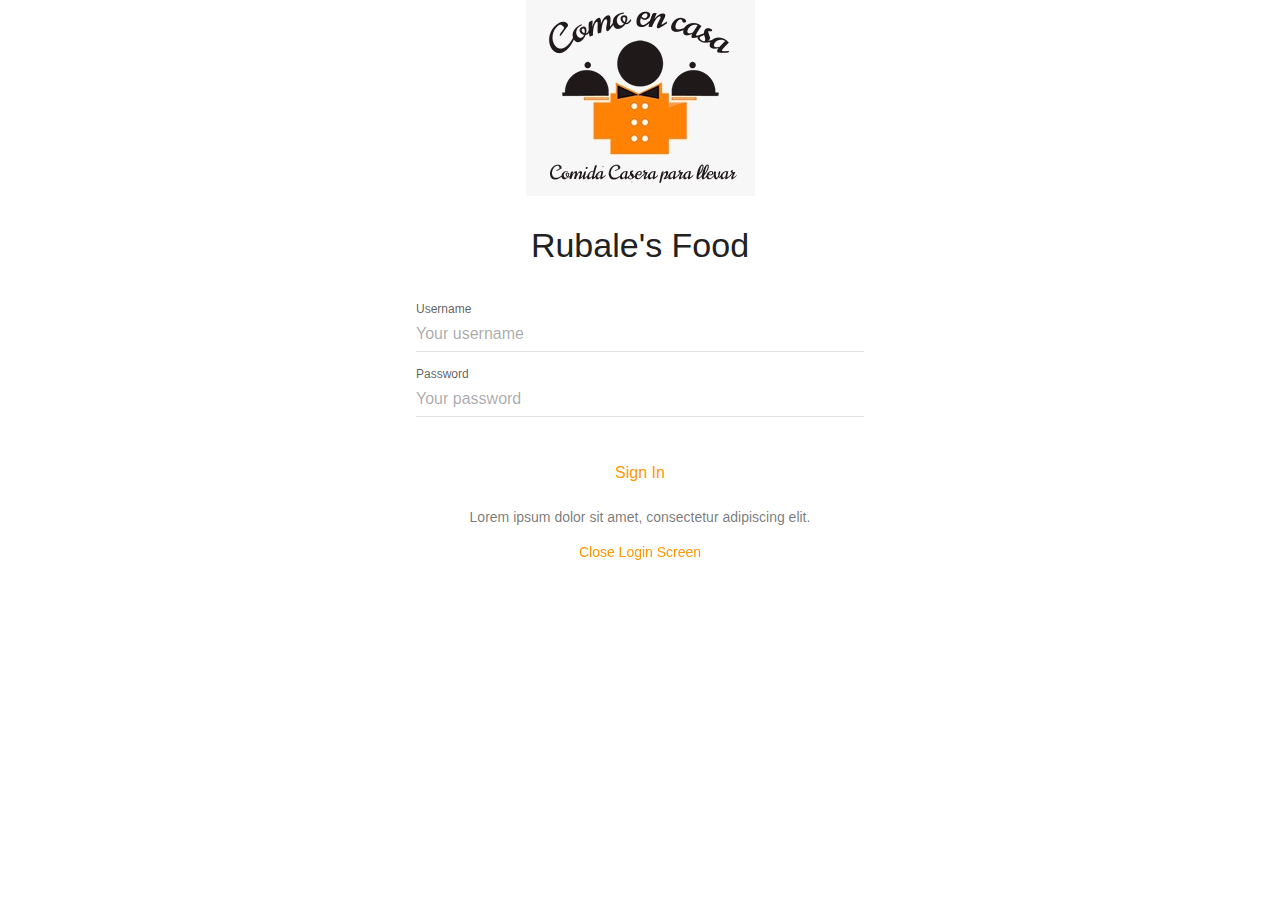
<file: index.html>
<!doctype html>
<html>
<head>
<meta charset="utf-8">
<meta name="viewport" content="width=device-width, initial-scale=1, shrink-to-fit=no">
<title>framework7</title>
<link href="css/framework7.min.css" rel="stylesheet">
<link href="css/f7-icons.css" rel="stylesheet">
<link href="css/material-icons.css" rel="stylesheet">
<link href="css/style.css" rel="stylesheet">
</head>

<body class="color-theme-orange">
	 <div id="app">
      <!-- Statusbar overlay -->
      <div class="statusbar"></div>
		 
	
		 <section class="panel panel-left panel-cover">
			 
			 <div class="block bg-blue-menu">
				 <i class="circle-menu">RF</i>
		 	<h2 class="block-title">Rubale's Food</h2>
				 
			</div>
			 
			 <div class="list media-list">
			 	<ul>
				 	<li>
						<a href="/home/" class="item-link item-content panel-close">
							<div class="item-media">
								<i class="material-icons">home</i>
							</div>
							<div class="item-inner">
								Home
							</div>
						</a>
					
					</li>
					
					<li>
						<a href="/listas/" class="item-link item-content panel-close">
							<div class="item-media">
								<i class="material-icons">check_circle</i>
							</div>
							<div class="item-inner">
								Chefs
							</div>
						</a>
					
					</li>
					
					<li>
						<a href="/card/" class="item-link item-content panel-close">
							<div class="item-media">
								<i class="material-icons">wallpaper</i>
							</div>
							<div class="item-inner">
								Platillos
							</div>
						</a>
					
					</li>
					<li>
						<a href="/accordion/" class="item-link item-content panel-close">
							<div class="item-media">
								<i class="material-icons">verified_user</i>
							</div>
							<div class="item-inner">
								Platillos
							</div>
						</a>
					
					</li>
					<li>
						<a href="#" class="item-link item-content panel-close">
							<div class="item-media">
								<i class="material-icons">visibility</i>
							</div>
							<div class="item-inner">
								Favorites
							</div>
						</a>
					
					</li>
					
					<li>
						<a href="#" class="item-link item-content panel-close">
							<div class="item-media">
								<i class="material-icons">settings_applications</i>
							</div>
							<div class="item-inner">
								Settings
							</div>
						</a>
					
					</li>
					
					<li>
						<a href="#" class="item-link item-content panel-close">
							<div class="item-media">
								<i class="material-icons">trending_flat</i>
							</div>
							<div class="item-inner">
								Log Out
							</div>
						</a>
					
					</li>
					
				 </ul>
			 </div>
			 
		 </section>

      <!-- Your main view, should have "view-main" class -->
      <div class="view view-main view-init">
        <!-- Initial Page, "data-name" contains page name -->
        <section data-name="home" class="page">

          <!-- Top Navbar -->
          <nav class="navbar">
            <div class="navbar-inner">
				<div class="left">
					<a class="link panel-open" data-panel="left"><i class="material-icons">
menu
</i></a>
				</div>
              <div class="title">Diseño Web</div>
            </div>
          </nav>
			

          <!-- Scrollable page content -->
          <div class="page-content">
			  
			  			<div class="swiper-container swiper-init" data-pagination='{"el": ".swiper-pagination"}' data-space-between="0" data-slides-per-view="0">
    <!-- Slides wrapper -->
    <div class="swiper-wrapper">
        <!-- Slides -->
        <div class="swiper-slide">
			<img src="img/WhatsApp Image 2019-09-17 at 17.16.59.jpeg" alt="hamburguesa" width="400" class="img-fluid">
		</div>
        <div class="swiper-slide">
			<img src="img/WhatsApp Image 2019-09-17 at 17.15.15.jpeg" alt="hamburguesa" width="400" class="img-fluid">
		</div>
        <div class="swiper-slide">
			<img src="img/WhatsApp Image 2019-09-17 at 17.33.40.jpeg" alt="hamburguesa" width="400" class="img-fluid">
		</div>
        
    </div>
    <!-- Pagination, if required -->
    <div class="swiper-pagination"></div>
</div>
            
			  <h2 class="block-title"> <b>Welcome to Rubale's Food App !</b></h2>
			  <div class="block block-strong">
				  <p>Somos una app que te brinda la información 
				<br>de nuestros deliciosos platillos, <br>
				  para que puedas informarte más sobre <br>
				  nosotros y nos visites cuando quieras.</p>
				  
				  <div class="block">
					  <div class="row">
						  <button class="col button button-fill button-round">Continuar</button>
					  </div>
				  </div>
				  
				  <div class="row">
					  <article class="col">
						  
					  </article>
					  <article class="col text-align-right text-color-orange">
						  
					  </article>
				  </div>
			  </div>
			  
			  <a href="/listas/" class="link">Chefs</a>
			  
			  <h2 class="block-title">Popup</h2>
			  <article class="block">
			  	<a href="#" class="link popup-open" data-popup=".popup-1">Ver Popup</a>
			  </article>
			  
          </div> <!-- /page-content -->
			
		<!-- Los popups van después de /page-content -->
			
			
<div class="card card-expandable">
  <div class="card-content">
    <div class="bg-color-yellow" style="height: 300px">
      <div class="card-header text-color-black display-block">
        Fundadores
        <br>
        <small style="opacity: 0.7">Alejandra Martínez y Rubén Elvir</small>
      </div>
      <a href="#" class="link card-close card-opened-fade-in color-black" style="position: absolute; right: 15px; top: 15px">
        <i class="icon f7-icons">close_round_fill</i>
      </a>
    </div>
    <div class="card-content-padding">
      <p>Alejandra y Rubén se conocieron estudiando Comunicación Auiovisual y Publicitaria juntos en la Universidad Tecnológica Centroamericana UNITEC. Al graduarse decidieron juntar sus conocimientos sobre creación y crecimiento de marcas para fundar Rubale's Food.</p>
      ...
    </div>
  </div>
</div>
			
			
			
			
			
			
			<article class="popup popup-1">
				<div class="block">
					<img src="img/ruba.jpeg" width="50">
					<img src="img/ing.jpg" width="50">
					<div class="card card-expandable">
  <div class="card-content">
    <div class="bg-color-yellow" style="height: 300px">
      <div class="card-header text-color-black display-block">
Fundadores<br>
        <small style="opacity: 0.7">Alejandra Martínez y Rubén Elvir</small>
      </div>
      <a href="#" class="link card-close card-opened-fade-in color-black" style="position: absolute; right: 15px; top: 15px">
        <i class="icon f7-icons"></i>
      </a>
    </div>
    <div class="card-content-padding">
      <p>Alejandra y Rubén se conocieron estudiando Comunicación Auiovisual y Publicitaria juntos en la Universidad Tecnológica Centroamericana UNITEC. Al graduarse decidieron juntar sus conocimientos sobre creación y crecimiento de marcas para fundar Rubale's Food.</p>
		<a href="#" class="link popup-close">Cerrar</a>
      ...
    </div>
  </div>
</div>
					
					
					
					
					
					<a href="#" class="link popup-close">Cerrar</a>
					
				</div>
					
					
				</div>
			</article>
			
			  <article class="login-screen modal-in">
				<div class="view">
				  <div class="page">
					<div class="page-content login-screen-content">
						<div class="row"> 
							<article class="col-md-4 col-sm-4 col-xs-4">
							</article>
							<article class="col-md-4 col-sm-4 col-xs-4">
								<img src="img/WhatsApp Image 2019-09-17 at 17.15.15.jpeg" alt="logo" class="img-fluid"> 
							</article>
						<article class="col-md-4 col-sm-4 col-xs-4">
							</article>
							</div>
						
					  <div class="login-screen-title">Rubale's Food</div>
					  <form>
						<div class="list">
						  <ul>
							<li class="item-content item-input">
							  <div class="item-inner">
								<div class="item-title item-label">Username</div>
								<div class="item-input-wrap">
								  <input type="text" name="username" placeholder="Your username">
								</div>
							  </div>
							</li>
							<li class="item-content item-input">
							  <div class="item-inner">
								<div class="item-title item-label">Password</div>
								<div class="item-input-wrap">
								  <input type="password" name="password" placeholder="Your password">
								</div>
							  </div>
							</li>
						  </ul>
						</div>
						<div class="list">
						  <ul>
							<li><a class="item-link list-button login-screen-close" href="#">Sign In</a></li>
						  </ul>
						  <div class="block-footer">
							<p>Lorem ipsum dolor sit amet, consectetur adipiscing elit.</p>
							<p><a class="link login-screen-close login-screen-close" href="#">Close Login Screen</a></p>
						  </div>
						</div>
					  </form>
					</div>
				  </div>
				</div>
  </article>
 
			
        </section>
      </div>
    </div>
	
	
	<script src="js/framework7.min.js"></script>
	<script src="js/my-app.js"></script>
</body>
</html>
</file>
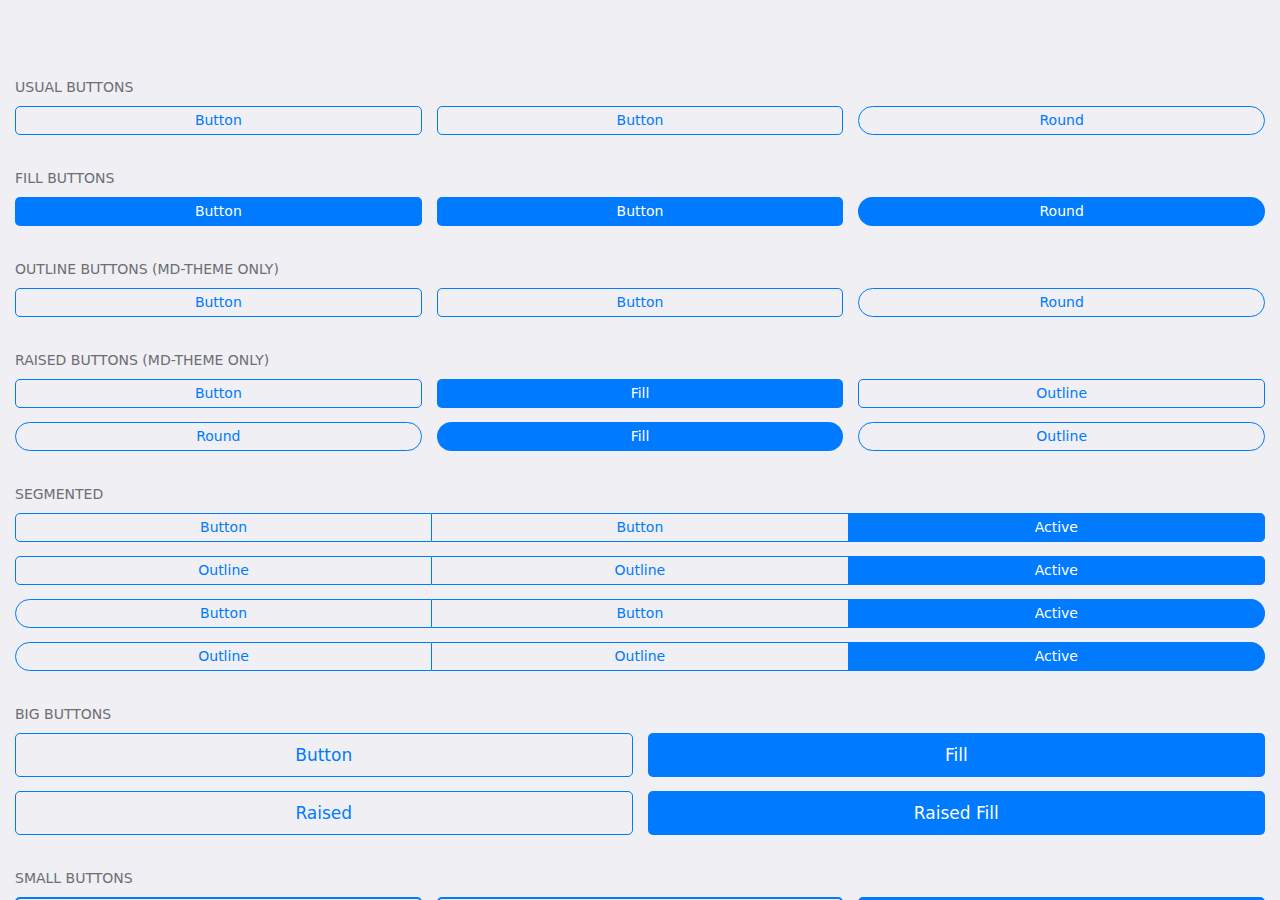
<file: Button _ Framework7 Documentation_files/button.html>
<!DOCTYPE html>
<!-- saved from url=(0052)https://v3.framework7.io/docs-demos/core/button.html -->
<html class="ios device-pixel-ratio-1 device-desktop device-windows support-position-sticky"><head><meta http-equiv="Content-Type" content="text/html; charset=UTF-8">

<meta name="viewport" content="width=device-width, initial-scale=1, maximum-scale=1, minimum-scale=1, user-scalable=no, minimal-ui, viewport-fit=cover">
<meta name="apple-mobile-web-app-capable" content="yes">
<meta name="apple-mobile-web-app-status-bar-style" content="black">
<title>My App</title>
<link rel="stylesheet" href="./framework7.min.css">
</head>
<body>
<div id="app" class="framework7-root">
<div class="view view-main view-init"><div class="navbar"><div class="navbar-inner">
<div class="left"></div>
<div class="title" style="left: 0px;">Buttons</div>
<div class="right"></div>
</div></div>
<div class="page page-current">

<div class="page-content"><div class="block-title">Usual Buttons</div>
<div class="block">
<div class="row">
<button class="button col">Button</button>
<button class="button col">Button</button>
<button class="button col button-round">Round</button>
</div>
</div>
<div class="block-title">Fill Buttons</div>
<div class="block">
<div class="row">
<button class="col button button-fill">Button</button>
<button class="col button button-fill">Button</button>
<button class="col button button-fill button-round">Round</button>
</div>
</div>
<div class="block-title">Outline Buttons (MD-theme only)</div>
<div class="block">
<div class="row">
<button class="col button button-outline">Button</button>
<button class="col button button-outline">Button</button>
<button class="col button button-outline button-round">Round</button>
</div>
</div>
<div class="block-title">Raised Buttons (MD-theme only)</div>
<div class="block">
<p class="row">
<button class="col button button-raised">Button</button>
<button class="col button button-raised button-fill">Fill</button>
<button class="col button button-outline button-raised">Outline</button>
</p>
<p class="row">
<button class="col button button-raised button-round">Round</button>
<button class="col button button-raised button-fill button-round">Fill</button>
<button class="col button button-outline button-round button-raised">Outline</button>
</p>
</div>
<div class="block-title">Segmented</div>
<div class="block">
<p class="segmented segmented-raised">
<button class="button">Button</button>
<button class="button">Button</button>
<button class="button button-active">Active</button>
</p>
<p class="segmented">
<button class="button button-outline">Outline</button>
<button class="button button-outline">Outline</button>
<button class="button button-outline button-active">Active</button>
</p>
<p class="segmented segmented-raised segmented-round">
<button class="button button-round">Button</button>
<button class="button button-round">Button</button>
<button class="button button-round button-active">Active</button>
</p>
<p class="segmented segmented-round">
<button class="button button-round button-outline">Outline</button>
<button class="button button-round button-outline">Outline</button>
<button class="button button-round button-outline button-active">Active</button>
</p>
</div>
<div class="block-title">Big Buttons</div>
<div class="block">
<p class="row">
<button class="col button button-big">Button</button>
<button class="col button button-big button-fill">Fill</button>
</p>
<p class="row">
<button class="col button button-big button-raised">Raised</button>
<button class="col button button-big button-raised button-fill">Raised Fill</button>
</p>
</div>
<div class="block-title">Small Buttons</div>
<div class="block">
<p class="row">
<button class="col button button-small">Button</button>
<button class="col button button-small button-outline">Outline</button>
<button class="col button button-small button-fill">Fill</button>
</p>
<p class="row">
<button class="col button button-small button-round">Button</button>
<button class="col button button-small button-round button-outline">Outline</button>
<button class="col button button-small button-round button-fill">Fill</button>
</p>
</div>
<div class="block-title">Color Buttons</div>
<div class="block">
<p class="row">
<button class="col button color-red">Red</button>
<button class="col button color-green">Green</button>
<button class="col button color-blue">Blue</button>
</p>
<p class="row">
<button class="col button color-pink">Pink</button>
<button class="col button color-yellow">Yellow</button>
<button class="col button color-orange">Orange</button>
</p>
<p class="row">
<button class="col button color-gray">Gray</button>
<button class="col button color-black">Black</button>
</p>
</div>
<div class="block-title">Color Fill Buttons</div>
<div class="block">
<p class="row">
<button class="col button button-fill color-red">Red</button>
<button class="col button button-fill color-green">Green</button>
<button class="col button button-fill color-blue">Blue</button>
</p>
<p class="row">
<button class="col button button-fill color-pink">Pink</button>
<button class="col button button-fill color-yellow">Yellow</button>
<button class="col button button-fill color-orange">Orange</button>
</p>
<p class="row">
<button class="col button button-fill color-gray">Gray</button>
<button class="col button button-fill color-black">Black</button>
<button class="col button button-fill color-white text-color-black">White</button>
</p>
</div>
</div>
</div>
</div>
</div>
<script type="text/javascript" src="./framework7.min.js.descarga"></script>
<script>
      var theme = 'ios';
      if (location.href.indexOf('theme=md') >= 0) theme = 'md';
      var plugin = {
        params: {
          theme: theme,
          root: '#app',
        }
      };
      if (Framework7.use) Framework7.use(plugin);
      else if (Framework7.Class && Framework7.Class.use) Framework7.Class.use(plugin);
      
    </script>
<script>var app = new Framework7();</script>

</body></html>
</file>
<file: css/f7-icons.css>
@font-face {
  font-family: 'Framework7 Icons';
  font-style: normal;
  font-weight: 400;
  src: url("../fonts/Framework7Icons-Regular.eot");
  src: url("../fonts/Framework7Icons-Regular.woff2") format("woff2"),
       url("../fonts/Framework7Icons-Regular.woff") format("woff"),
       url("../fonts/Framework7Icons-Regular.ttf") format("truetype");
}

.f7-icons {
  font-family: 'Framework7 Icons';
  font-weight: normal;
  font-style: normal;
  font-size: 25px;
  line-height: 1;
  letter-spacing: normal;
  text-transform: none;
  display: inline-block;
  white-space: nowrap;
  word-wrap: normal;
  direction: ltr;
  -webkit-font-smoothing: antialiased;
  text-rendering: optimizeLegibility;
  -moz-osx-font-smoothing: grayscale;
  -webkit-font-feature-settings: "liga";
  -moz-font-feature-settings: "liga=1";
  -moz-font-feature-settings: "liga";
  font-feature-settings: "liga";
  text-align: center;
}
</file>
<file: css/material-icons.css>
@font-face {
  font-family: 'Material Icons';
  font-style: normal;
  font-weight: 400;
  src: url(../fonts/MaterialIcons-Regular.eot); /* For IE6-8 */
  src: local('../fonts/Material Icons'),
       local('../fonts/MaterialIcons-Regular'),
       url(../fonts/MaterialIcons-Regular.woff2) format('woff2'),
       url(../fonts/MaterialIcons-Regular.woff) format('woff'),
       url(../fonts/MaterialIcons-Regular.ttf) format('truetype');
}

.material-icons {
  font-family: 'Material Icons';
  font-weight: normal;
  font-style: normal;
  font-size: 24px;  /* Preferred icon size */
  display: inline-block;
  line-height: 1;
  text-transform: none;
  letter-spacing: normal;
  word-wrap: normal;
  white-space: nowrap;
  direction: ltr;
  -webkit-font-smoothing: antialiased;
  text-rendering: optimizeLegibility;
  -moz-osx-font-smoothing: grayscale;
  font-feature-settings: 'liga';
}
</file>
<file: css/style.css>
.bg-blue-menu{
	background-color: #007cc8;
	color: #fff;
	text-align: center;
}
.block.bg-blue-menu{
	margin-top: 0;
	padding: 20px 0;
}
.circle-menu{
	width: 80px;
	height: 80px;
	line-height: 80px;
	border-radius: 100%;
	background-color: #fff;
	color: #007cc8;
	text-align: center;
	display: block;
	margin: 0 auto;
}

.bg-blue-menu .block-title{
	color: #fff;
	margin-top: 10px;
}
.panel-left{
	background-color: #24282D;
}

.panel-left .list{
	color: #E1DFDD;
	font-size: 14px;
}

.i-blanco{
	color: #E1DFDD;
}

h1,h2,h3,h4,h5,h6{
	margin: 5px 0;
}

.img-fluid{
	max-width: 100%;
	display: block;
}

.card-producto h2{
	font-size: 30px;
	
}

.card-producto i{
	color: #D7C523;
}

.card-producto h3{
	font-size: 16px;
}

.card-producto .card-header{
	padding: 0;
}

.demo-card-header-pic .card-header {
  height: 40vw;
  background-size: cover;
  background-position: center;
  color: #fff;
}
.demo-card-header-pic .card-content-padding .date{
  color: #8e8e93;
}

#loguito {
	align-content: center;
}

.loguito {
	align-content: center;
}

div[class*="col"] {
  background: #fff;
  text-align: center;
  color: #000;
  border: 1px solid #ddd;
  padding: 5px;
  margin-bottom: 15px;
  font-size: 12px;
border-radius: 10%;
}

/* A bit of demo styles */
.demo-swiper .swiper-slide {
  font-size: 25px;
  font-weight: 300;
  display: flex;
  justify-content: center;
  align-items: center;
  background: #fff;
  color: #000;
}
.demo-swiper .swiper-slide {
  box-sizing: border-box;
  border: 1px solid #ddd;
  background: #fff;
}
.demo-swiper {
  margin: 0px 0 35px;
  font-size: 18px;
  height: 120px;
}
.demo-swiper.demo-swiper-auto .swiper-slide {
  width: 85%;
}
.demo-swiper.demo-swiper-auto .swiper-slide:nth-child(2n) {
  width: 70%;
}
.demo-swiper.demo-swiper-auto .swiper-slide:nth-child(3n) {
  width: 30%;
}
</file>
